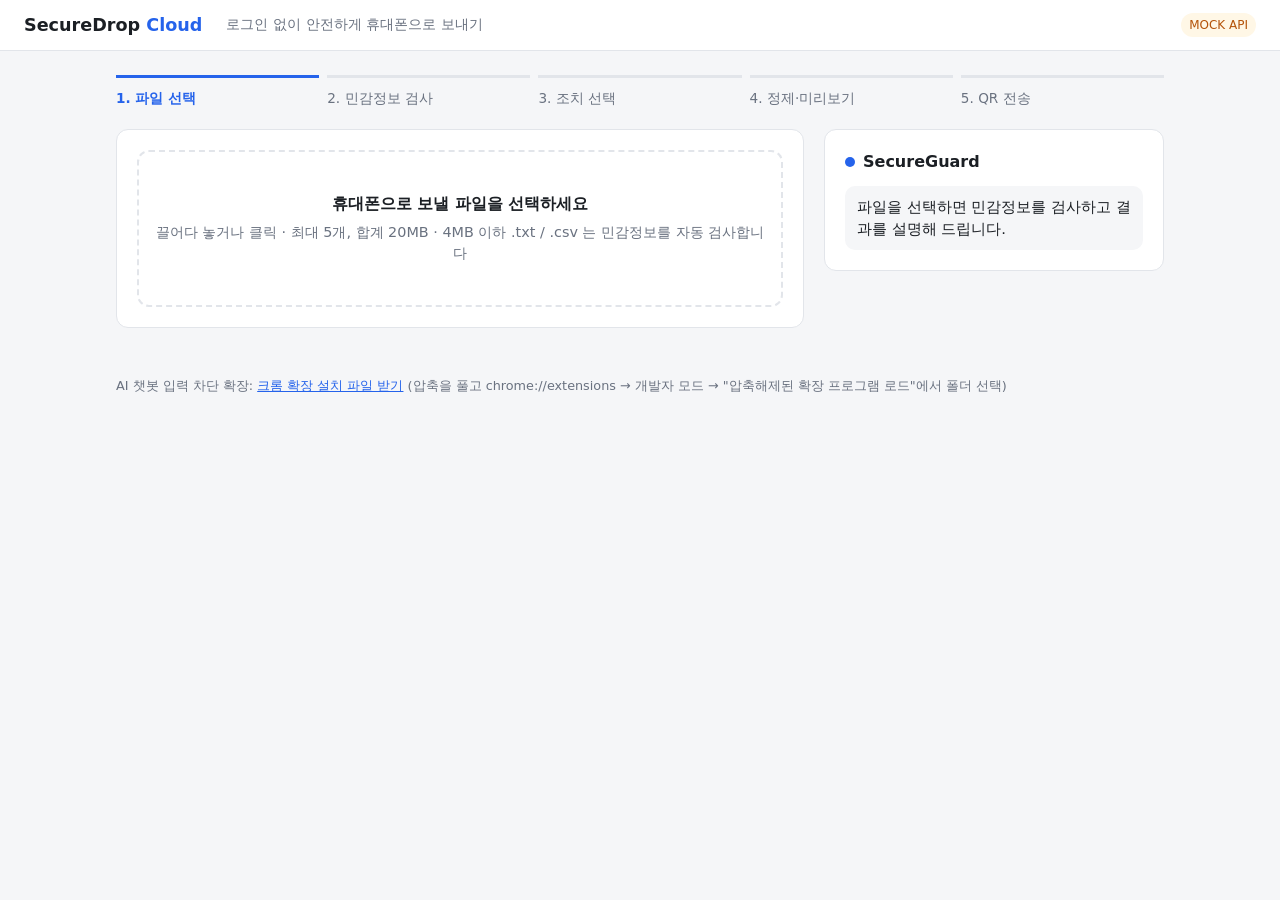
<file: frontend/index.html>
<!doctype html>
<html lang="ko">
<head>
  <meta charset="utf-8">
  <meta name="viewport" content="width=device-width, initial-scale=1">
  <title>SecureDrop Cloud</title>
  <link rel="stylesheet" href="css/style.css">
</head>
<body>
  <header class="topbar">
    <div class="brand">SecureDrop <span>Cloud</span></div>
    <span class="topbar-sub">로그인 없이 안전하게 휴대폰으로 보내기</span>
    <span id="api-mode" class="badge" title="URL에 ?api=real 또는 ?api=mock 으로 전환"></span>
  </header>

  <main>
    <ol class="steps" id="steps">
      <li data-step="1">파일 선택</li>
      <li data-step="2">민감정보 검사</li>
      <li data-step="3">조치 선택</li>
      <li data-step="4">정제·미리보기</li>
      <li data-step="5">QR 전송</li>
    </ol>

    <div class="layout">
      <div class="col-main">
        <!-- STEP 1: 파일 선택 -->
        <div class="card">
          <div id="file-info" hidden>
            <div class="row-between">
              <div id="file-summary" class="muted"></div>
              <button id="btn-reset" class="btn btn-ghost btn-sm" type="button">모두 지우기</button>
            </div>
            <ul id="file-list" class="file-list"></ul>
          </div>
          <label id="dropzone" class="dropzone" for="file-input">
            <input type="file" id="file-input" multiple hidden>
            <strong id="dropzone-title">휴대폰으로 보낼 파일을 선택하세요</strong>
            <span id="dropzone-hint" class="muted">끌어다 놓거나 클릭 · 최대 5개, 합계 20MB · 4MB 이하 .txt / .csv 는 민감정보를 자동 검사합니다</span>
          </label>
        </div>

        <!-- STEP 2: 검사 결과 -->
        <div id="scan-card" class="card" hidden>
          <h2>민감정보 검사</h2>
          <div id="scan-status" class="status" aria-live="polite"></div>
          <ul id="scan-findings" class="findings"></ul>
        </div>

        <!-- STEP 3: 정제 방법 선택 -->
        <div id="sanitize-card" class="card" hidden>
          <h2>정제 방법 선택</h2>
          <p class="muted">원본은 변경하지 않고 별도 처리본을 만든 뒤 다시 검사합니다.</p>
          <ul id="sanitize-types" class="type-choices"></ul>
          <div class="actions">
            <button id="btn-sanitize" class="btn btn-primary" type="button">처리본 만들기</button>
            <button id="btn-sanitize-cancel" class="btn btn-ghost" type="button">원본으로 돌아가기</button>
          </div>
          <div id="sanitize-error" class="error" role="alert" hidden></div>
        </div>

        <!-- STEP 4: 처리본 미리보기 -->
        <div id="preview-card" class="card" hidden>
          <div class="row-between">
            <h2>처리본 미리보기</h2>
            <button id="btn-resanitize" class="btn btn-ghost btn-sm" type="button">다시 선택</button>
          </div>
          <div id="recheck-status" class="status" aria-live="polite"></div>
          <ul id="recheck-findings" class="findings"></ul>
          <pre id="preview-text" class="preview"></pre>
          <p class="muted small">상위 20행만 표시합니다. 정규식으로 찾을 수 있는 유형만 처리되므로, 문맥상 개인정보가 남아 있지 않은지 직접 확인하세요.</p>
        </div>

        <!-- 전송 옵션 -->
        <div id="send-card" class="card" hidden>
          <h2>전송</h2>
          <div class="field">
            <label for="expires">링크 만료 시간</label>
            <select id="expires"></select>
          </div>
          <label id="encrypt-row" class="confirm">
            <input type="checkbox" id="encrypt-check">
            <span>브라우저에서 암호화해서 보내기 (AES-256-GCM)<br>
              <small class="muted">S3에는 암호문만 저장됩니다. 키는 링크·QR의 <code>#k=</code> 뒤에만 들어 있어 서버로 전송되지 않으며, QR을 가진 사람은 파일을 열 수 있습니다. 민감정보 검사 단계에서는 서버가 평문을 봅니다.</small></span>
          </label>
          <p id="encrypt-note" class="muted small" hidden>검사 대상 형식(.txt, .csv)은 검사 결과 검증을 위해 종단간 암호화를 사용할 수 없습니다. 하나라도 포함되면 이 전송 전체에서 꺼집니다.</p>
          <label id="confirm-row" class="confirm" hidden>
            <input type="checkbox" id="confirm-check">
            <span id="confirm-text"></span>
          </label>
          <div id="send-progress" class="progress" hidden>
            <div class="progress-track"><div id="progress-bar" class="progress-bar"></div></div>
            <div id="progress-label" class="muted" aria-live="polite"></div>
          </div>
          <div class="actions">
            <button id="btn-send" class="btn btn-primary" type="button" disabled>QR 코드 만들기</button>
          </div>
          <p id="send-hint" class="muted small" hidden></p>
          <div id="send-error" class="error" role="alert" hidden></div>
        </div>

        <!-- STEP 5: QR 결과 -->
        <div id="qr-card" class="card qr-card" hidden>
          <h2>휴대폰으로 스캔하세요</h2>
          <img id="qr-img" alt="다운로드 페이지 QR 코드" width="220" height="220">
          <div class="qr-meta">
            <div>만료까지 <strong id="qr-countdown">--:--</strong></div>
            <div class="muted" id="qr-status"></div>
          </div>
          <div class="actions">
            <button id="btn-copy" class="btn btn-ghost" type="button">링크 복사</button>
            <button id="btn-refresh" class="btn btn-ghost" type="button">상태 확인</button>
            <button id="btn-revoke" class="btn btn-danger" type="button">링크 폐기</button>
            <button id="btn-new" class="btn btn-ghost" type="button">새 파일 보내기</button>
          </div>
          <p id="qr-e2ee-note" class="muted small" hidden>🔒 브라우저 암호화됨 — 링크 끝의 <code>#k=</code> 키가 있어야 열립니다. 링크를 복사할 때 키까지 함께 복사됩니다.</p>
          <p class="muted small">이 탭을 닫으면 링크를 직접 폐기할 수 없습니다. 링크는 만료 시간이 지나면 자동으로 막힙니다.</p>
        </div>
      </div>

      <!-- SecureGuard 패널 (여정 3, Day 3에 정제 연결) -->
      <aside class="col-side">
        <div class="card guard">
          <div class="guard-head">
            <span class="guard-dot"></span> SecureGuard
          </div>
          <div id="guard-messages" class="guard-messages">
            <p class="bubble">파일을 선택하면 민감정보를 검사하고 결과를 설명해 드립니다.</p>
          </div>
          <div id="guard-buttons" class="guard-buttons"></div>
          <form id="guard-form" class="guard-form" hidden>
            <label for="guard-input" class="sr-only">SecureGuard에게 요청하기</label>
            <input id="guard-input" type="text" maxlength="2000" autocomplete="off"
                   placeholder="예: 주민등록번호만 가리고 보내줘">
            <button id="guard-send" class="btn btn-primary btn-sm" type="submit">보내기</button>
          </form>
        </div>
      </aside>
    </div>
  </main>

  <footer class="site-footer muted small">
    AI 챗봇 입력 차단 확장:
    <a href="download/securedrop-extension.zip" download>크롬 확장 설치 파일 받기</a>
    (압축을 풀고 chrome://extensions → 개발자 모드 → "압축해제된 확장 프로그램 로드"에서 폴더 선택)
  </footer>

  <div id="toast" class="toast" role="status" hidden></div>

  <script src="config.js" defer></script>
  <script type="module" src="js/main.js"></script>
</body>
</html>
</file>
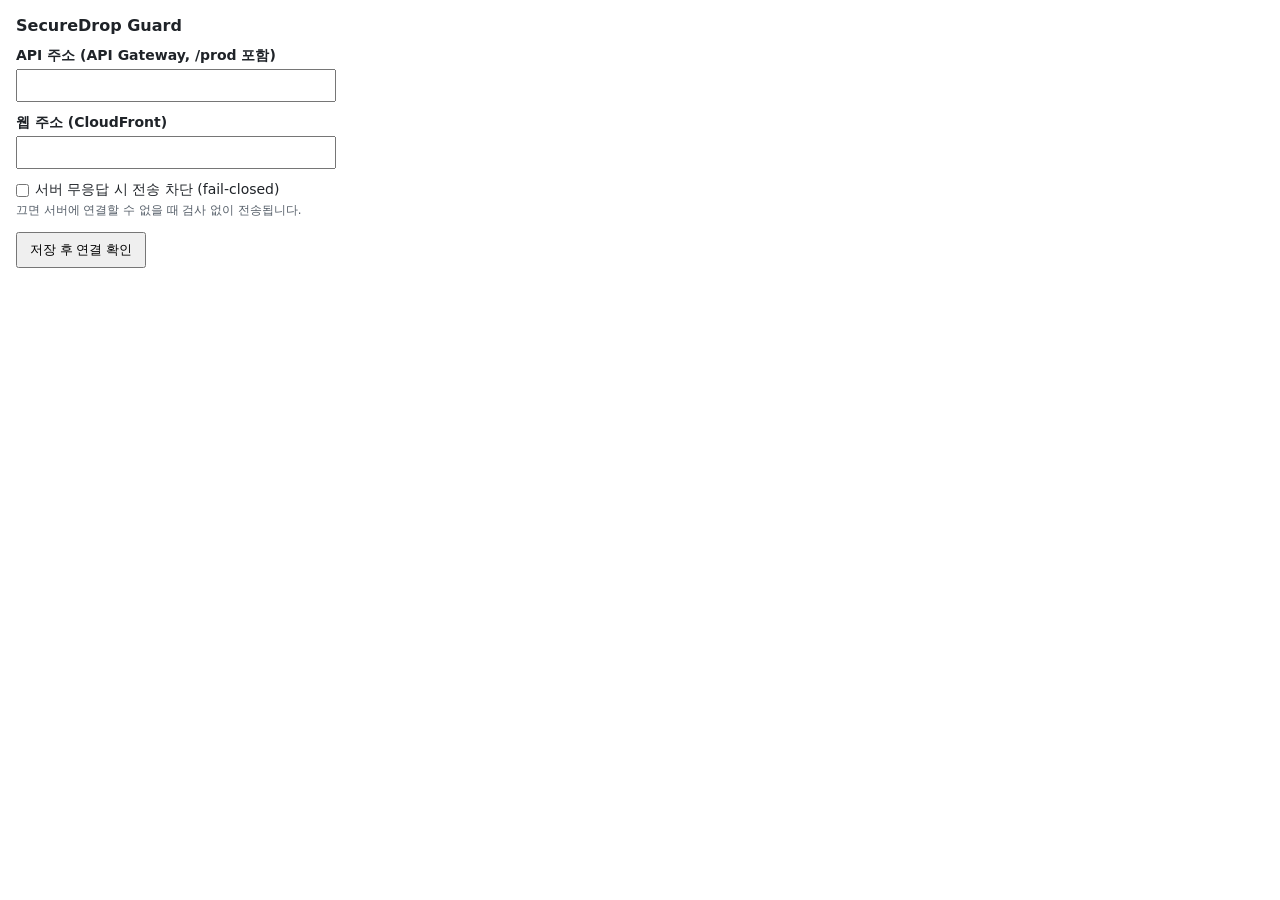
<file: extension/popup.html>
<!doctype html>
<html lang="ko">
  <head>
    <meta charset="utf-8" />
    <title>SecureDrop Guard</title>
    <style>
      body { width: 320px; margin: 0; padding: 16px; font: 14px system-ui, "Malgun Gothic", sans-serif; color: #1f2328; }
      h1 { margin: 0 0 12px; font-size: 16px; }
      label { display: block; margin: 12px 0 4px; font-weight: 600; }
      input[type="text"] { width: 100%; box-sizing: border-box; padding: 7px 8px; }
      .check { display: flex; gap: 6px; align-items: center; font-weight: 400; }
      .check input { margin: 0; }
      button { margin-top: 14px; padding: 7px 12px; cursor: pointer; }
      #status { margin-top: 12px; min-height: 20px; }
      .ok { color: #1a7f37; } .bad { color: #b42318; }
      small { color: #57606a; display: block; margin-top: 4px; }
    </style>
  </head>
  <body>
    <h1>SecureDrop Guard</h1>
    <label for="apiBase">API 주소 (API Gateway, /prod 포함)</label>
    <input id="apiBase" type="text" spellcheck="false" />
    <label for="webBase">웹 주소 (CloudFront)</label>
    <input id="webBase" type="text" spellcheck="false" />
    <label class="check"><input id="failClosed" type="checkbox" />서버 무응답 시 전송 차단 (fail-closed)</label>
    <small>끄면 서버에 연결할 수 없을 때 검사 없이 전송됩니다.</small>
    <button id="save">저장 후 연결 확인</button>
    <div id="status" role="status"></div>
    <script src="config.js"></script>
    <script src="popup.js"></script>
  </body>
</html>
</file>
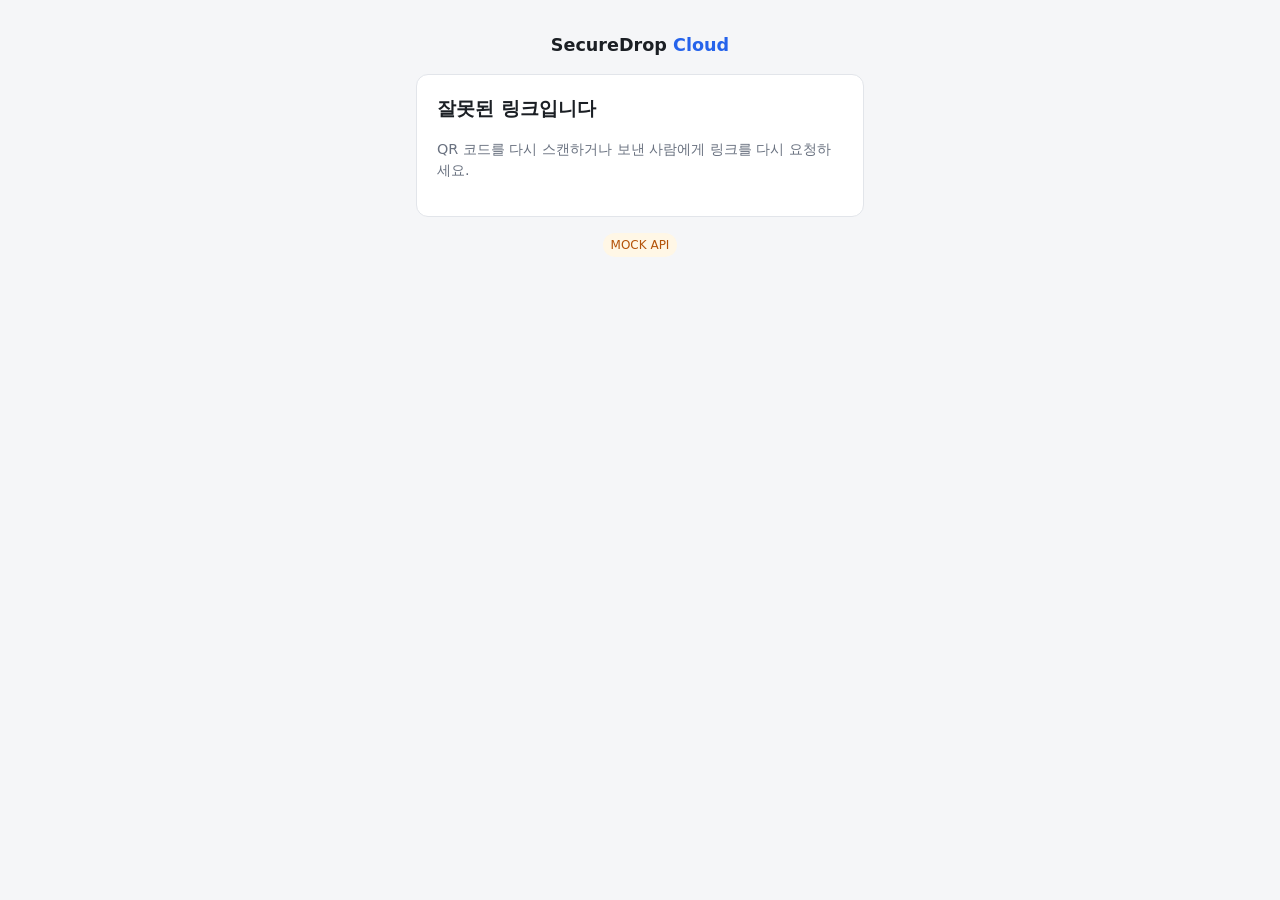
<file: frontend/d.html>
<!doctype html>
<html lang="ko">
<head>
  <meta charset="utf-8">
  <meta name="viewport" content="width=device-width, initial-scale=1">
  <meta name="referrer" content="no-referrer">
  <title>파일 받기 · SecureDrop</title>
  <link rel="stylesheet" href="css/style.css">
</head>
<body class="dl-body">
  <main class="dl-main">
    <div class="brand dl-brand">SecureDrop <span>Cloud</span></div>

    <div class="card dl-card">
      <div id="dl-loading" class="status is-loading">파일 정보를 불러오는 중…</div>

      <div id="dl-ready" hidden>
        <h1 class="dl-title">파일이 도착했습니다</h1>
        <p class="muted">링크 만료까지 <strong id="dl-countdown">--:--</strong></p>
        <ul id="dl-files" class="dl-files"></ul>
        <p class="muted small">PC에서 보낸 파일입니다. 앱 설치나 로그인 없이 바로 저장됩니다.</p>
      </div>

      <div id="dl-error" hidden>
        <h1 id="dl-error-title" class="dl-title"></h1>
        <p id="dl-error-text" class="muted"></p>
      </div>
    </div>

    <span id="api-mode" class="badge dl-badge"></span>
  </main>

  <div id="toast" class="toast" role="status" hidden></div>

  <script src="config.js" defer></script>
  <script type="module" src="js/download.js"></script>
</body>
</html>
</file>
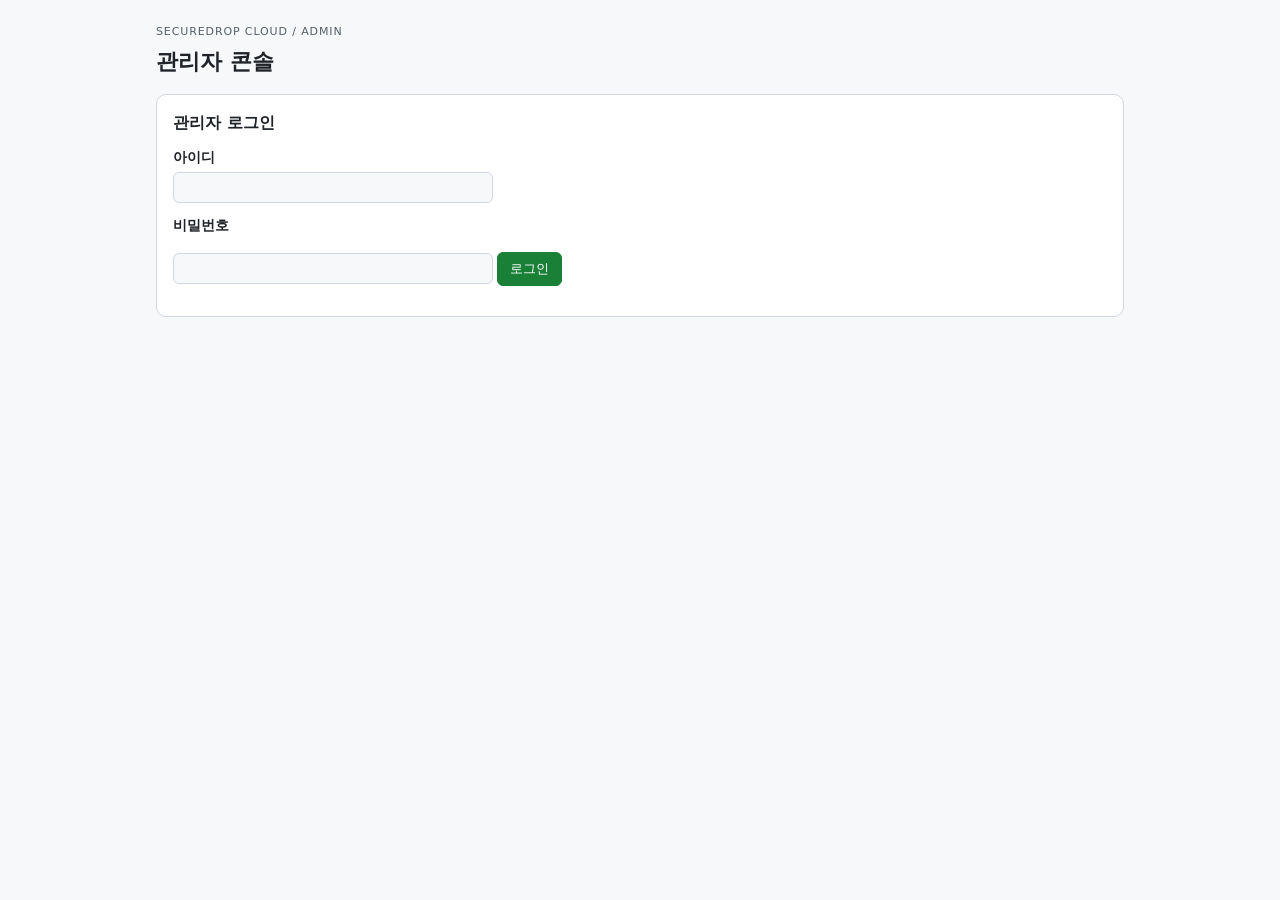
<file: backend/frontend/admin.html>
<!doctype html>
<html lang="ko">
<head>
  <meta charset="utf-8">
  <meta name="viewport" content="width=device-width, initial-scale=1">
  <meta name="referrer" content="no-referrer">
  <meta name="robots" content="noindex">
  <title>SecureDrop · 관리자 콘솔</title>
  <link rel="icon" href="data:,">
  <link rel="stylesheet" href="admin.css">
  <script src="config.js" defer></script>
  <script src="admin.js" defer></script>
</head>
<body>
  <main>
    <header>
      <div><p class="eyebrow">SECUREDROP CLOUD / ADMIN</p><h1>관리자 콘솔</h1></div>
      <button id="logout" type="button" class="secondary" hidden>로그아웃</button>
    </header>

    <section id="login-view">
      <h2>관리자 로그인</h2>
      <form id="login-form" autocomplete="off">
        <label for="username">아이디</label>
        <input id="username" name="username" type="text" autocomplete="username" required maxlength="64">
        <label for="password">비밀번호</label>
        <input id="password" name="password" type="password" autocomplete="current-password" required maxlength="256">
        <button type="submit">로그인</button>
      </form>
      <p id="login-msg" role="status"></p>
    </section>

    <div id="console-view" hidden>
      <p class="notice">파일 내용·다운로드 링크는 표시되지 않습니다(파일명은 표시). 시각은 UTC 기준입니다.</p>

      <section>
        <div class="bar">
          <h2>현황</h2>
          <label for="days" class="inline">기간</label>
          <select id="days"><option value="1">오늘</option><option value="7">최근 7일</option></select>
          <button id="refresh" type="button" class="secondary">새로고침</button>
        </div>
        <div class="cards" id="by-event"></div>
        <div class="two">
          <div><h3>탐지 유형별</h3><ul id="by-type" class="kv"></ul></div>
          <div><h3>출처별</h3><ul id="by-source" class="kv"></ul></div>
        </div>
      </section>

      <section>
        <h2>최근 이벤트</h2>
        <table><thead><tr><th>시각</th><th>이벤트</th><th>유형</th><th>출처</th></tr></thead><tbody id="events"></tbody></table>
      </section>

      <section>
        <div class="bar">
          <h2>활성 전송</h2>
          <label for="status" class="inline">상태</label>
          <select id="status"><option value="ACTIVE">ACTIVE</option><option value="PENDING_UPLOAD">PENDING_UPLOAD</option><option value="REVOKED">REVOKED</option></select>
        </div>
        <table><thead><tr><th>ID</th><th>파일명</th><th>크기</th><th>생성</th><th>만료</th><th>다운로드</th><th>상태</th><th>암호화</th><th></th></tr></thead><tbody id="transfers"></tbody></table>
      </section>

      <p><a id="cw-link" href="#" target="_blank" rel="noopener noreferrer" hidden>CloudWatch 대시보드 (AWS 콘솔 로그인 필요)</a></p>
      <p id="console-msg" role="status"></p>
    </div>
  </main>
</body>
</html>
</file>
<file: frontend/css/style.css>
:root {
  --bg: #f5f6f8;
  --card: #ffffff;
  --text: #1b1f24;
  --muted: #6a7280;
  --line: #e2e5ea;
  --primary: #2563eb;
  --primary-ink: #ffffff;
  --ok: #15803d;
  --ok-bg: #ecfdf3;
  --warn: #b45309;
  --warn-bg: #fff7e6;
  --danger: #c0262d;
  --danger-bg: #fef1f1;
  --radius: 12px;
}

* { box-sizing: border-box; }
html, body { margin: 0; }
body {
  font-family: "Pretendard", "Apple SD Gothic Neo", "Malgun Gothic", system-ui, sans-serif;
  background: var(--bg);
  color: var(--text);
  line-height: 1.5;
}
[hidden] { display: none !important; }
h2 { font-size: 1.05rem; margin: 0 0 12px; }
.muted { color: var(--muted); font-size: 0.9rem; }
.small { font-size: 0.8rem; margin: 12px 0 0; }
.center { text-align: center; padding: 24px 0; }

/* ---------- 상단 바 ---------- */
.topbar {
  display: flex; align-items: center; gap: 24px;
  padding: 12px 24px; background: var(--card); border-bottom: 1px solid var(--line);
}
.brand { font-weight: 700; font-size: 1.1rem; }
.brand span { color: var(--primary); }
.topbar-sub { flex: 1; color: var(--muted); font-size: 0.9rem; }
.badge {
  font-size: 0.75rem; padding: 3px 8px; border-radius: 999px;
  background: var(--ok-bg); color: var(--ok); max-width: 100%;
  overflow-wrap: anywhere;
}
.badge-mock { background: var(--warn-bg); color: var(--warn); }

main { max-width: 1080px; margin: 0 auto; padding: 24px 16px 48px; }

/* ---------- 단계 표시 ---------- */
.steps {
  display: flex; list-style: none; padding: 0; margin: 0 0 20px; gap: 8px;
  counter-reset: step;
}
.steps li {
  flex: 1; counter-increment: step; font-size: 0.85rem; color: var(--muted);
  padding-top: 10px; border-top: 3px solid var(--line);
}
.steps li::before { content: counter(step) ". "; }
.steps li.is-done { border-color: var(--ok); color: var(--text); }
.steps li.is-current { border-color: var(--primary); color: var(--primary); font-weight: 600; }

/* ---------- 레이아웃 ---------- */
.layout { display: grid; grid-template-columns: minmax(0, 1fr) 340px; gap: 20px; align-items: start; }
.col-main { display: flex; flex-direction: column; gap: 16px; }
.card {
  background: var(--card); border: 1px solid var(--line); border-radius: var(--radius); padding: 20px;
}
.row-between { display: flex; justify-content: space-between; align-items: center; }

/* ---------- 파일 선택 ---------- */
.dropzone {
  display: flex; flex-direction: column; align-items: center; gap: 6px; text-align: center;
  padding: 40px 16px; border: 2px dashed var(--line); border-radius: var(--radius); cursor: pointer;
  transition: border-color 0.15s, background 0.15s;
}
.dropzone:hover, .dropzone.is-over { border-color: var(--primary); background: #f0f5ff; }
.dropzone.is-compact { padding: 14px 16px; margin-top: 12px; }
.file-name { font-weight: 600; word-break: break-all; }
.file-list { list-style: none; padding: 0; margin: 8px 0 0; }
.file-item {
  display: flex; align-items: center; gap: 10px; flex-wrap: wrap;
  padding: 10px 8px; border-top: 1px solid var(--line); border-radius: 8px;
}
.file-item:first-child { border-top: 0; }
.file-item.is-focus { background: #f0f5ff; }
.file-item-main { flex: 1; min-width: 160px; }
.file-item-actions { display: flex; gap: 6px; flex-wrap: wrap; }
.file-badge {
  font-size: 0.78rem; padding: 3px 9px; border-radius: 999px; white-space: nowrap;
  background: var(--bg); color: var(--muted);
}
.file-badge.is-ok { background: var(--ok-bg); color: var(--ok); }
.file-badge.is-warn { background: var(--warn-bg); color: var(--warn); }
.file-badge.is-danger { background: var(--danger-bg); color: var(--danger); }

/* ---------- 검사 결과 ---------- */
.status { padding: 12px 14px; border-radius: 8px; background: var(--bg); }
.status.is-loading::before {
  content: ""; display: inline-block; width: 12px; height: 12px; margin-right: 8px; vertical-align: -1px;
  border: 2px solid var(--line); border-top-color: var(--primary); border-radius: 50%;
  animation: spin 0.8s linear infinite;
}
.status.is-ok { background: var(--ok-bg); color: var(--ok); }
.status.is-warn { background: var(--warn-bg); color: var(--warn); }
.status.is-danger { background: var(--danger-bg); color: var(--danger); }
@keyframes spin { to { transform: rotate(360deg); } }

.findings { list-style: none; padding: 0; margin: 12px 0 0; }
.findings li {
  display: flex; justify-content: space-between; padding: 8px 2px; border-bottom: 1px solid var(--line);
}
.findings li:last-child { border-bottom: 0; }
.findings strong { color: var(--danger); }

/* ---------- 전송 ---------- */
.field { display: flex; align-items: center; gap: 12px; margin-bottom: 12px; }
.field select { font: inherit; padding: 6px 10px; border: 1px solid var(--line); border-radius: 8px; }
.confirm {
  display: flex; gap: 10px; align-items: flex-start; padding: 12px; margin-bottom: 12px;
  background: var(--warn-bg); border-radius: 8px; font-size: 0.92rem; cursor: pointer;
}
.confirm input { margin-top: 4px; }
.actions { display: flex; gap: 8px; flex-wrap: wrap; }
.error { margin-top: 12px; color: var(--danger); font-size: 0.92rem; }

.btn {
  font: inherit; border-radius: 8px; padding: 9px 16px; cursor: pointer;
  border: 1px solid var(--line); background: var(--card); color: var(--text);
}
.btn:disabled { opacity: 0.45; cursor: not-allowed; }
.btn-sm { padding: 6px 12px; font-size: 0.88rem; }
.btn-primary { background: var(--primary); border-color: var(--primary); color: var(--primary-ink); }
.btn-danger { color: var(--danger); border-color: #f3c4c6; }
.btn-ghost:hover:not(:disabled) { background: var(--bg); }

/* ---------- QR ---------- */
.qr-card { text-align: center; }
.qr-card img { border: 1px solid var(--line); border-radius: 8px; image-rendering: pixelated; }
.qr-card img.is-dead { opacity: 0.2; filter: grayscale(1); }
.qr-meta { margin: 12px 0 16px; }
.qr-meta strong { font-variant-numeric: tabular-nums; font-size: 1.2rem; }
.qr-card .actions { justify-content: center; }

/* ---------- SecureGuard ---------- */
.col-side { position: sticky; top: 16px; }
.guard-head { display: flex; align-items: center; gap: 8px; font-weight: 700; margin-bottom: 12px; }
.guard-dot { width: 10px; height: 10px; border-radius: 50%; background: var(--primary); }
.guard-messages { display: flex; flex-direction: column; gap: 8px; max-height: 360px; overflow-y: auto; }
.bubble {
  margin: 0; padding: 10px 12px; border-radius: 10px; background: var(--bg); font-size: 0.92rem;
}
.bubble-ok { background: var(--ok-bg); }
.bubble-warn { background: var(--warn-bg); }
.bubble-danger { background: var(--danger-bg); }
.guard-buttons { display: flex; flex-wrap: wrap; gap: 6px; margin-top: 12px; }
.guard-buttons:empty { display: none; }
.bubble-user { align-self: flex-end; background: var(--primary); color: var(--primary-ink); max-width: 85%; }
.guard-form { display: flex; gap: 6px; margin-top: 12px; }
.guard-form input {
  flex: 1; min-width: 0; font: inherit; font-size: 0.92rem;
  padding: 7px 10px; border: 1px solid var(--line); border-radius: 8px;
}
.sr-only { position: absolute; width: 1px; height: 1px; overflow: hidden; clip: rect(0 0 0 0); white-space: nowrap; }

.site-footer { max-width: 1080px; margin: 0 auto; padding: 0 16px 32px; }
.site-footer a { color: var(--primary); }

/* ---------- 토스트 ---------- */
.toast {
  position: fixed; left: 50%; bottom: 24px; transform: translateX(-50%);
  background: #1b1f24; color: #fff; padding: 10px 18px; border-radius: 999px; font-size: 0.92rem;
  max-width: calc(100% - 32px);
}

/* ---------- 정제 ---------- */
.type-choices { list-style: none; padding: 0; margin: 12px 0 16px; }
.type-choices li {
  display: flex; justify-content: space-between; align-items: center; gap: 12px; flex-wrap: wrap;
  padding: 10px 2px; border-bottom: 1px solid var(--line);
}
.type-choices select { font: inherit; padding: 6px 10px; border: 1px solid var(--line); border-radius: 8px; max-width: 100%; }
.preview {
  margin: 12px 0 0; padding: 12px; background: var(--bg); border-radius: 8px;
  font-family: ui-monospace, "D2Coding", Consolas, monospace; font-size: 0.85rem;
  max-height: 320px; overflow: auto; white-space: pre;
}

/* ---------- 업로드 진행률 ---------- */
.progress { margin-bottom: 12px; }
.progress-track { height: 8px; background: var(--bg); border-radius: 999px; overflow: hidden; margin-bottom: 6px; }
.progress-bar { height: 100%; width: 0; background: var(--primary); transition: width 0.15s; }

/* ---------- 다운로드 페이지 (휴대폰) ---------- */
.dl-main { max-width: 480px; padding: 32px 16px; display: flex; flex-direction: column; gap: 16px; }
.dl-brand { text-align: center; }
.dl-title { font-size: 1.2rem; margin: 0 0 6px; }
.dl-files { list-style: none; padding: 0; margin: 16px 0 0; }
.dl-files li {
  display: flex; justify-content: space-between; align-items: center; gap: 12px;
  padding: 12px 0; border-top: 1px solid var(--line);
}
.dl-files .btn { flex-shrink: 0; }
.dl-badge { align-self: center; }

@media (max-width: 820px) {
  .layout { grid-template-columns: 1fr; }
  .col-side { position: static; }
  .steps li { font-size: 0.72rem; }
  .topbar { gap: 12px; padding: 12px 16px; flex-wrap: wrap; }
  .topbar-sub { display: none; }
  .topbar .brand { flex: 1; }
}
</file>
<file: backend/frontend/admin.css>
:root { color-scheme: light dark; --bg:#f6f8fa; --fg:#1f2328; --muted:#57606a; --line:#d0d7de; --panel:#fff; --accent:#1a7f37; --danger:#b42318; }
@media (prefers-color-scheme: dark) { :root { --bg:#0d1117; --fg:#e6edf3; --muted:#8d96a0; --line:#30363d; --panel:#161b22; --accent:#3fb950; --danger:#f85149; } }
* { box-sizing: border-box; }
body { margin:0; background:var(--bg); color:var(--fg); font:14px/1.5 system-ui,"Malgun Gothic",sans-serif; }
main { max-width:1000px; margin:0 auto; padding:24px 16px 48px; }
header { display:flex; justify-content:space-between; align-items:flex-start; gap:12px; }
h1 { margin:0; font-size:22px; } h2 { margin:0 0 12px; font-size:16px; } h3 { margin:12px 0 6px; font-size:14px; }
.eyebrow { margin:0 0 4px; font-size:11px; letter-spacing:.08em; color:var(--muted); }
section { background:var(--panel); border:1px solid var(--line); border-radius:10px; padding:16px; margin:16px 0; overflow-x:auto; }
.notice { color:var(--muted); }
.bar { display:flex; align-items:center; gap:8px; flex-wrap:wrap; margin-bottom:8px; } .bar h2 { margin:0 auto 0 0; }
label { display:block; margin:12px 0 4px; font-weight:600; } label.inline { display:inline; margin:0; }
input, select { width:100%; max-width:320px; padding:7px 8px; background:var(--bg); color:var(--fg); border:1px solid var(--line); border-radius:6px; }
.bar select { width:auto; }
button { margin-top:12px; padding:7px 12px; cursor:pointer; border-radius:6px; border:1px solid var(--accent); background:var(--accent); color:#fff; }
button.secondary { margin:0; background:transparent; color:var(--fg); border-color:var(--line); }
button.danger { margin:0; background:transparent; color:var(--danger); border-color:var(--danger); }
.cards { display:grid; grid-template-columns:repeat(auto-fill,minmax(110px,1fr)); gap:8px; }
.card { border:1px solid var(--line); border-radius:8px; padding:10px; display:flex; flex-direction:column; }
.card strong { font-size:22px; } .card span { color:var(--muted); font-size:12px; }
.two { display:grid; grid-template-columns:repeat(auto-fit,minmax(220px,1fr)); gap:16px; }
.kv { margin:0; padding-left:18px; }
table { width:100%; border-collapse:collapse; } th, td { text-align:left; padding:6px 8px; border-bottom:1px solid var(--line); white-space:nowrap; }
.muted { color:var(--muted); }
[hidden] { display:none !important; }
</file>
